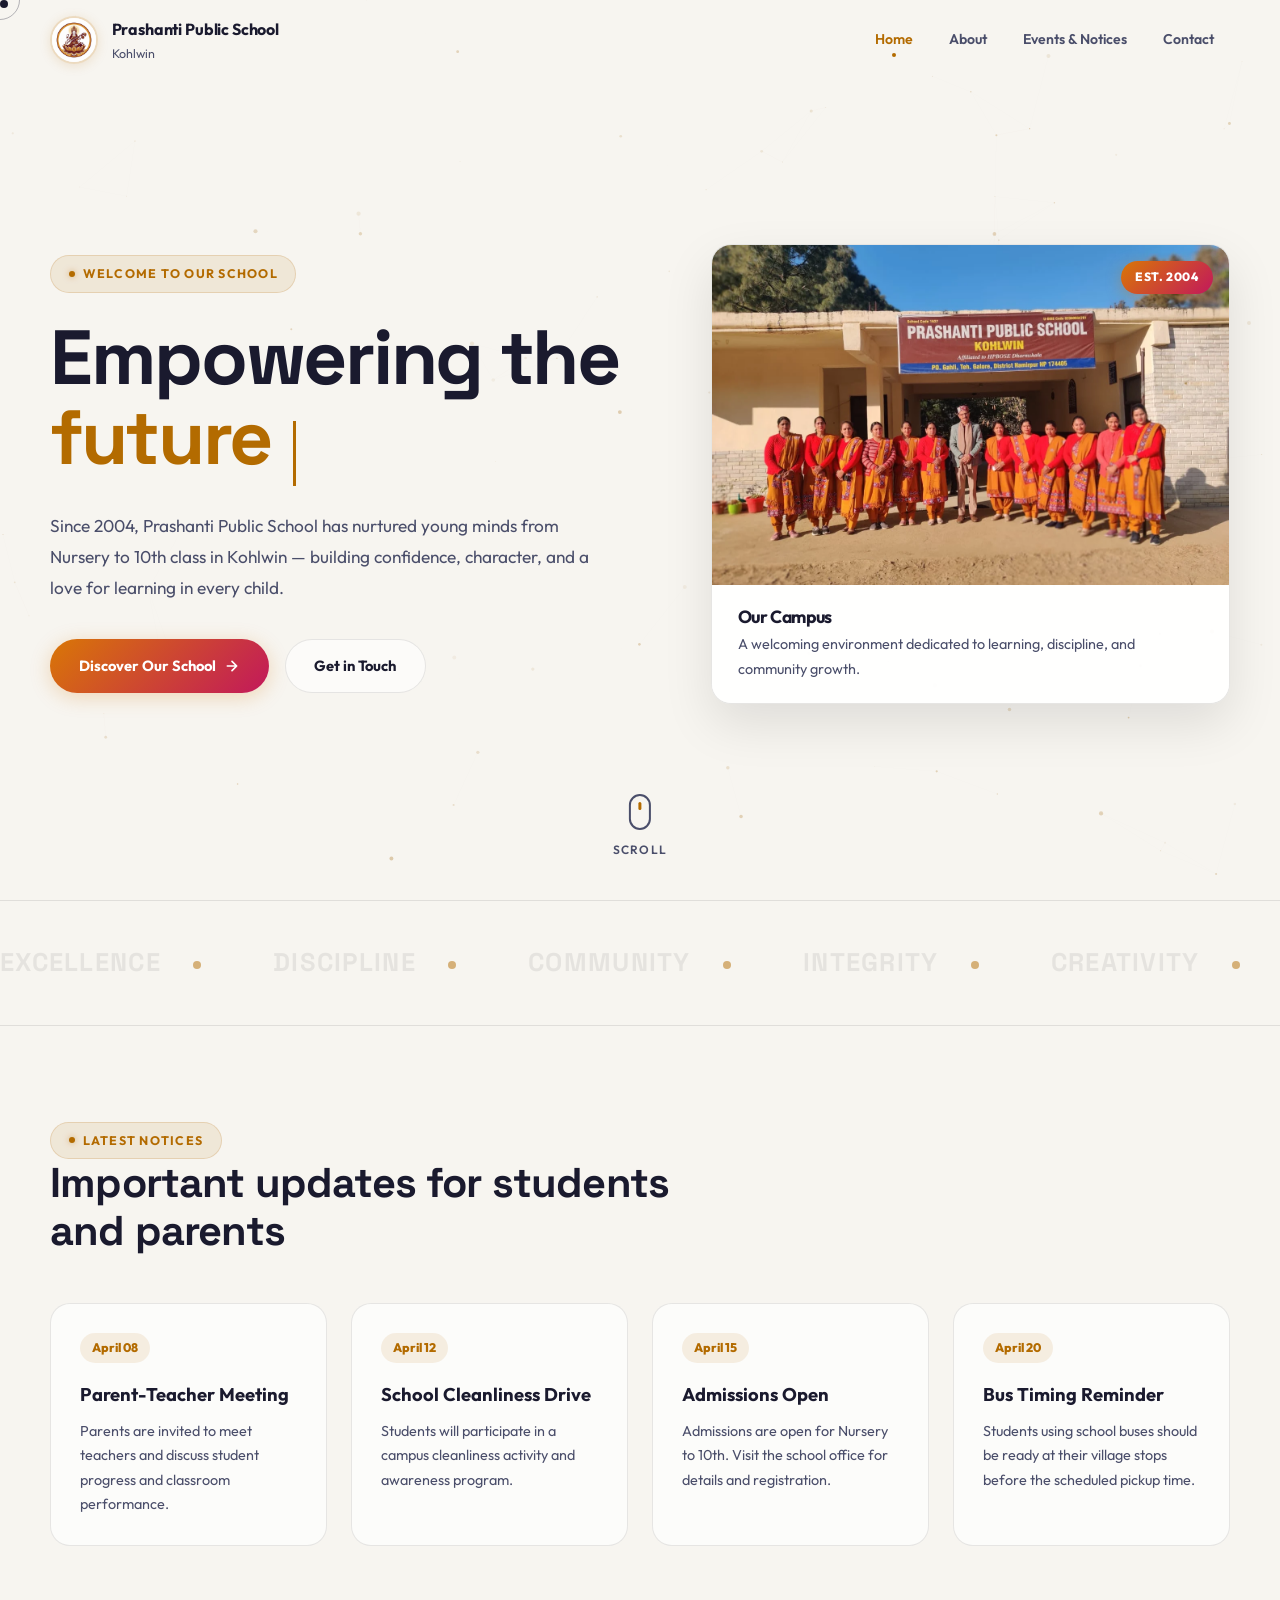
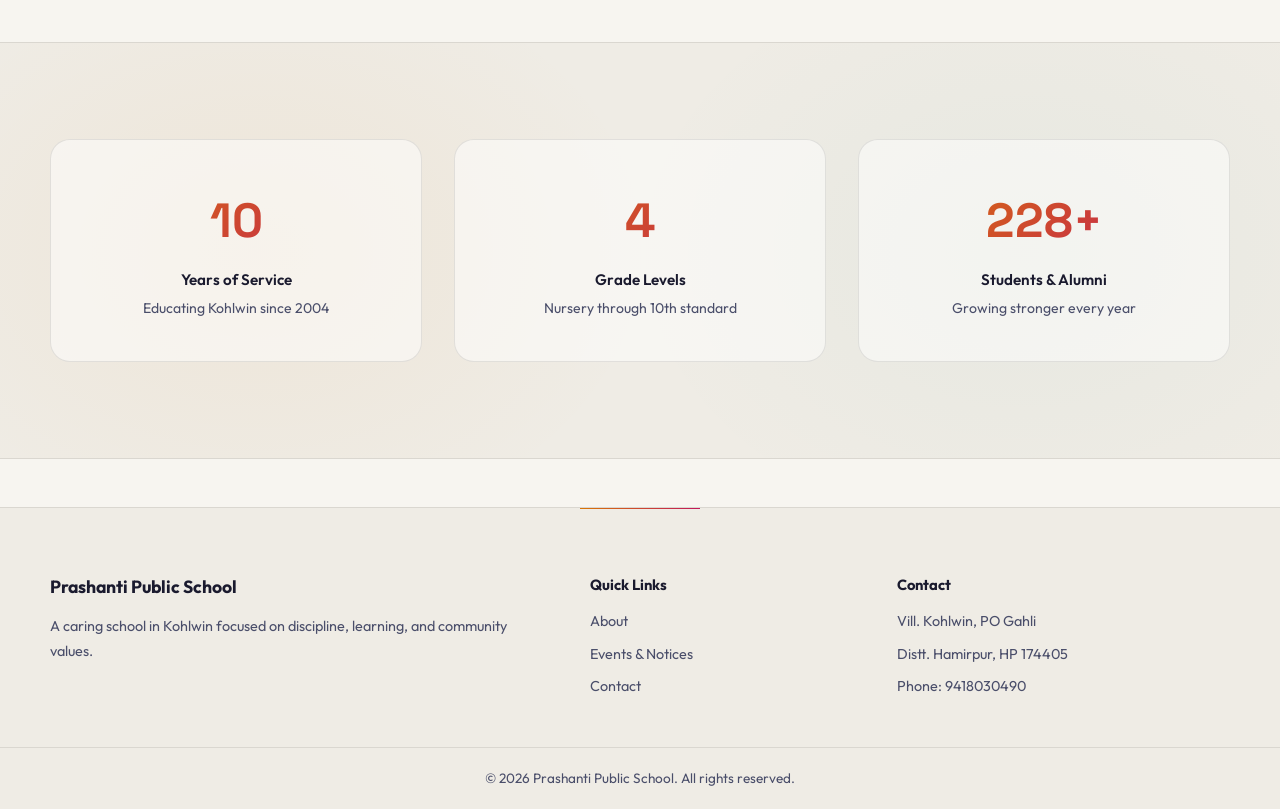
<file: index.html>
<!DOCTYPE html>
<html lang="en">
<head>
  <meta charset="UTF-8">
  <meta name="viewport" content="width=device-width, initial-scale=1.0">
  <title>Prashanti Public School | Home</title>
  <meta name="description" content="Prashanti Public School in Kohlwin provides quality education from Nursery to 10th in a caring and community-focused environment.">
  <link rel="stylesheet" href="css/styles.css">
</head>
<body>
  <!-- Custom cursor -->
  <div class="cursor-dot"></div>
  <div class="cursor-ring"></div>

  <!-- Particle canvas -->
  <canvas id="particles"></canvas>

  <!-- ═══ Header ═══ -->
  <header class="site-header" id="site-header">
    <div class="container nav-wrapper">
      <a class="brand" href="index.html">
        <img class="brand-mark" src="saraswati-logo.png" alt="Saraswati — Goddess of Knowledge">
        <span class="brand-text">
          <strong>Prashanti Public School</strong>
          <small>Kohlwin</small>
        </span>
      </a>

      <button class="nav-toggle" type="button" aria-expanded="false" aria-label="Toggle navigation">
        <span></span>
        <span></span>
        <span></span>
      </button>

      <nav class="site-nav" aria-label="Primary navigation">
        <a href="index.html">Home</a>
        <a href="about.html">About</a>
        <a href="events.html">Events &amp; Notices</a>
        <a href="contact.html">Contact</a>
      </nav>
    </div>
  </header>

  <main>
    <!-- ═══ Hero ═══ -->
    <section class="hero">
      <div class="container hero-grid">
        <div class="hero-copy">
          <span class="glow-tag">Welcome to Our School</span>
          <h1>
            Empowering the<br>
            <span class="typed-text" id="typed-target"></span><span class="cursor-blink"></span>
          </h1>
          <p class="hero-text">
            Since 2004, Prashanti Public School has nurtured young minds from Nursery to 10th class
            in Kohlwin — building confidence, character, and a love for learning in every child.
          </p>
          <div class="hero-actions">
            <a class="button button-primary" href="about.html">
              Discover Our School
              <svg width="16" height="16" viewBox="0 0 24 24" fill="none" stroke="currentColor" stroke-width="2.5" stroke-linecap="round" stroke-linejoin="round"><path d="M5 12h14M12 5l7 7-7 7"/></svg>
            </a>
            <a class="button button-secondary" href="contact.html">Get in Touch</a>
          </div>
        </div>

        <div class="hero-visual">
          <div class="hero-card" id="hero-tilt">
            <div class="hero-media" style="position:relative">
              <img src="school.webp" alt="Prashanti Public School building in Kohlwin">
              <span class="hero-badge">Est. 2004</span>
            </div>
            <div class="hero-card-content">
              <h2>Our Campus</h2>
              <p>A welcoming environment dedicated to learning, discipline, and community growth.</p>
            </div>
          </div>
        </div>
      </div>

      <div class="scroll-hint">
        <div class="mouse"></div>
        <span>Scroll</span>
      </div>
    </section>

    <!-- ═══ Marquee ═══ -->
    <div class="marquee-wrap" aria-hidden="true">
      <div class="marquee-track">
        <span>Excellence <span class="dot"></span></span>
        <span>Discipline <span class="dot"></span></span>
        <span>Community <span class="dot"></span></span>
        <span>Integrity <span class="dot"></span></span>
        <span>Creativity <span class="dot"></span></span>
        <span>Knowledge <span class="dot"></span></span>
        <span>Excellence <span class="dot"></span></span>
        <span>Discipline <span class="dot"></span></span>
        <span>Community <span class="dot"></span></span>
        <span>Integrity <span class="dot"></span></span>
        <span>Creativity <span class="dot"></span></span>
        <span>Knowledge <span class="dot"></span></span>
      </div>
    </div>

    <!-- ═══ Latest Notices ═══ -->
    <section class="section">
      <div class="container">
        <div class="section-heading reveal">
          <span class="glow-tag">Latest Notices</span>
          <h2>Important updates for students and parents</h2>
        </div>

        <div class="notice-grid">
          <article class="notice-card reveal reveal-delay-1">
            <span class="notice-date">April 08</span>
            <h3>Parent-Teacher Meeting</h3>
            <p>Parents are invited to meet teachers and discuss student progress and classroom performance.</p>
          </article>

          <article class="notice-card reveal reveal-delay-2">
            <span class="notice-date">April 12</span>
            <h3>School Cleanliness Drive</h3>
            <p>Students will participate in a campus cleanliness activity and awareness program.</p>
          </article>

          <article class="notice-card reveal reveal-delay-3">
            <span class="notice-date">April 15</span>
            <h3>Admissions Open</h3>
            <p>Admissions are open for Nursery to 10th. Visit the school office for details and registration.</p>
          </article>

          <article class="notice-card reveal reveal-delay-4">
            <span class="notice-date">April 20</span>
            <h3>Bus Timing Reminder</h3>
            <p>Students using school buses should be ready at their village stops before the scheduled pickup time.</p>
          </article>
        </div>
      </div>
    </section>

    <!-- ═══ Stats / Numbers ═══ -->
    <section class="section stats-section">
      <div class="container stats-grid">
        <article class="stat-card reveal reveal-delay-1">
          <div class="stat-number" data-target="22">0</div>
          <div class="stat-label">Years of Service</div>
          <p>Educating Kohlwin since 2004</p>
        </article>
        <article class="stat-card reveal reveal-delay-2">
          <div class="stat-number" data-target="10">0</div>
          <div class="stat-label">Grade Levels</div>
          <p>Nursery through 10th standard</p>
        </article>
        <article class="stat-card reveal reveal-delay-3">
          <div class="stat-number" data-target="500" data-suffix="+">0</div>
          <div class="stat-label">Students & Alumni</div>
          <p>Growing stronger every year</p>
        </article>
      </div>
    </section>
  </main>

  <!-- ═══ Footer ═══ -->
  <footer class="site-footer">
    <div class="container footer-grid">
      <div>
        <h3>Prashanti Public School</h3>
        <p>A caring school in Kohlwin focused on discipline, learning, and community values.</p>
      </div>
      <div>
        <h4>Quick Links</h4>
        <a href="about.html">About</a>
        <a href="events.html">Events &amp; Notices</a>
        <a href="contact.html">Contact</a>
      </div>
      <div>
        <h4>Contact</h4>
        <p>Vill. Kohlwin, PO Gahli</p>
        <p>Distt. Hamirpur, HP 174405</p>
        <p>Phone: 9418030490</p>
      </div>
    </div>
    <div class="footer-bottom">
      <p>&copy; <span id="current-year"></span> Prashanti Public School. All rights reserved.</p>
    </div>
  </footer>

  <script src="js/script.js"></script>
</body>
</html>
</file>
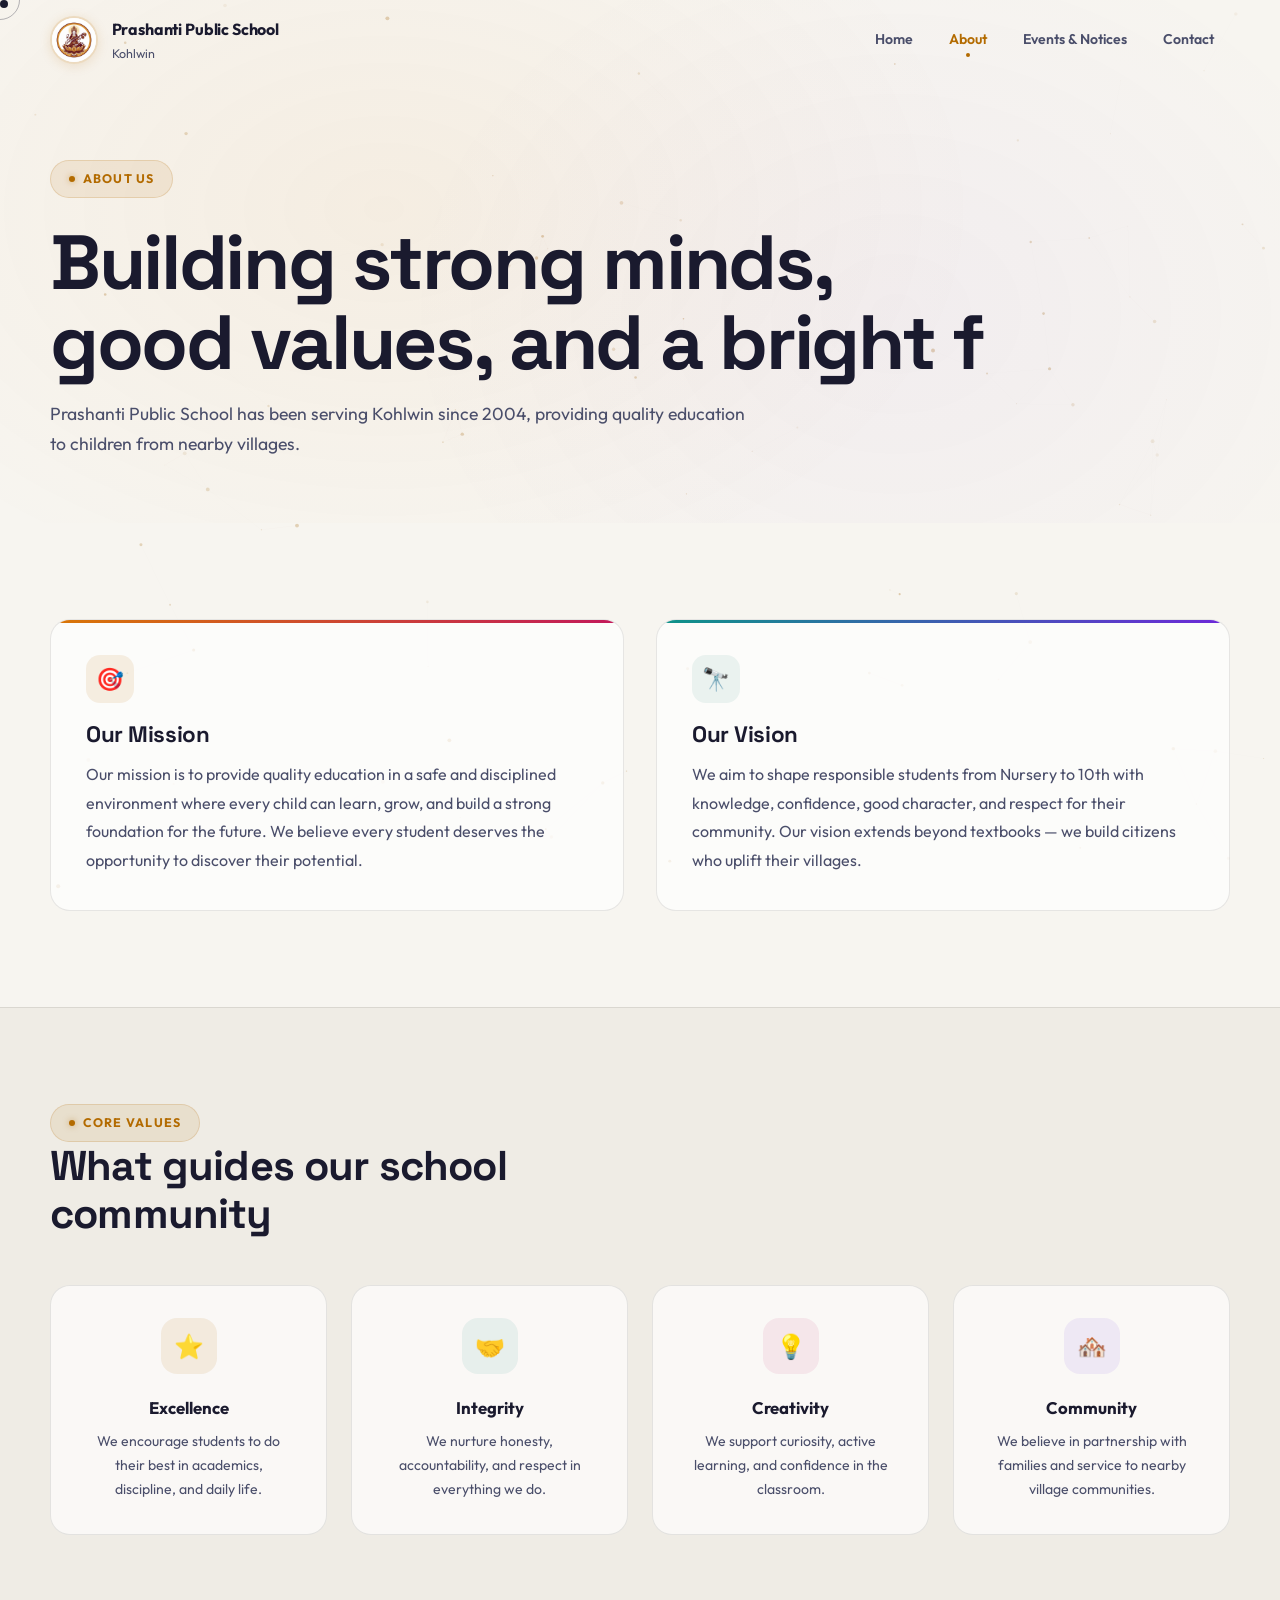
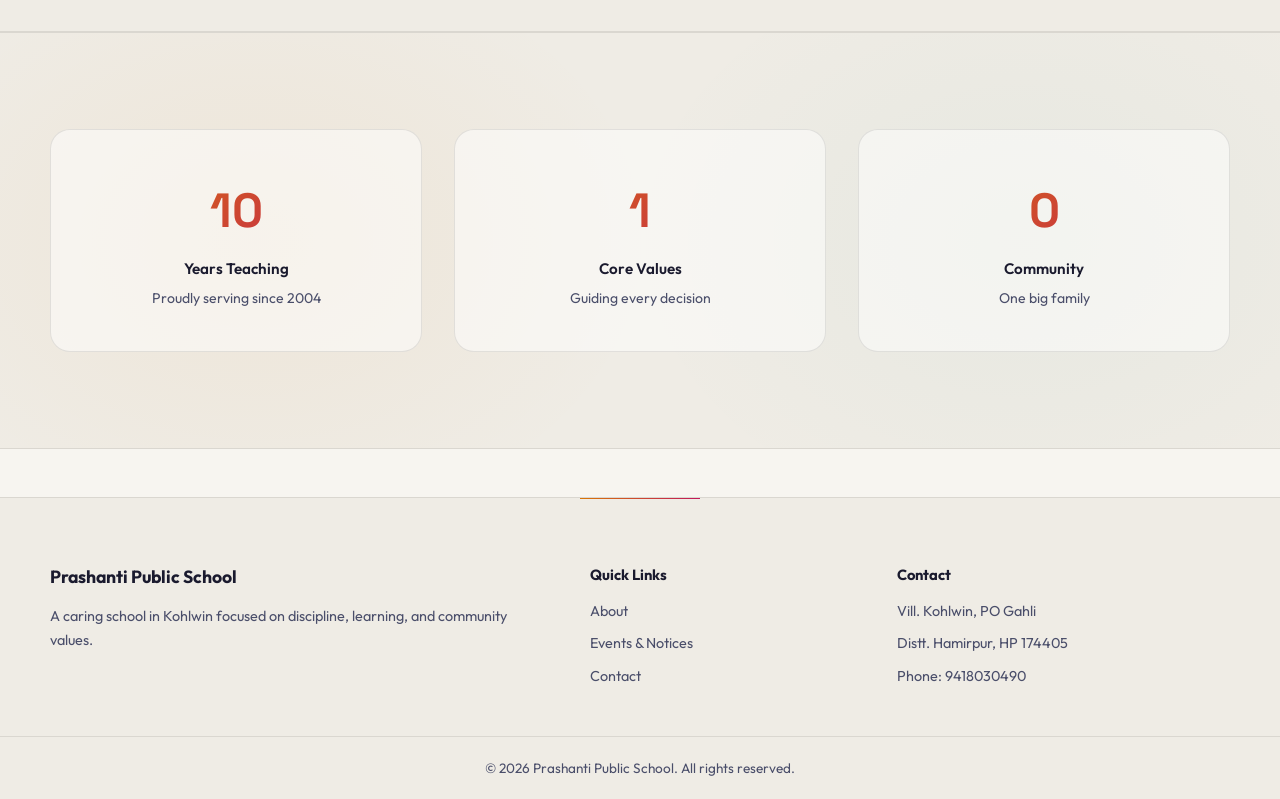
<file: about.html>
<!DOCTYPE html>
<html lang="en">
<head>
  <meta charset="UTF-8">
  <meta name="viewport" content="width=device-width, initial-scale=1.0">
  <title>Prashanti Public School | About</title>
  <meta name="description" content="Learn more about Prashanti Public School in Kohlwin, its mission, values, and educational approach.">
  <link rel="stylesheet" href="css/styles.css">
</head>
<body>
  <div class="cursor-dot"></div>
  <div class="cursor-ring"></div>
  <canvas id="particles"></canvas>

  <!-- ═══ Header ═══ -->
  <header class="site-header" id="site-header">
    <div class="container nav-wrapper">
      <a class="brand" href="index.html">
        <img class="brand-mark" src="saraswati-logo.png" alt="Saraswati — Goddess of Knowledge">
        <span class="brand-text">
          <strong>Prashanti Public School</strong>
          <small>Kohlwin</small>
        </span>
      </a>

      <button class="nav-toggle" type="button" aria-expanded="false" aria-label="Toggle navigation">
        <span></span>
        <span></span>
        <span></span>
      </button>

      <nav class="site-nav" aria-label="Primary navigation">
        <a href="index.html">Home</a>
        <a href="about.html">About</a>
        <a href="events.html">Events &amp; Notices</a>
        <a href="contact.html">Contact</a>
      </nav>
    </div>
  </header>

  <main>
    <!-- ═══ Banner ═══ -->
    <section class="page-banner">
      <div class="container">
        <span class="glow-tag reveal">About Us</span>
        <h1 class="reveal">Building strong minds,<br>good values, and a <span class="typed-text" id="typed-target"></span><span class="cursor-blink"></span></h1>
        <p class="reveal">Prashanti Public School has been serving Kohlwin since 2004, providing quality education to children from nearby villages.</p>
      </div>
    </section>

    <!-- ═══ Mission & Vision ═══ -->
    <section class="section">
      <div class="container content-grid">
        <article class="content-card reveal">
          <div class="card-icon">🎯</div>
          <h2>Our Mission</h2>
          <p>
            Our mission is to provide quality education in a safe and disciplined environment where
            every child can learn, grow, and build a strong foundation for the future. We believe
            every student deserves the opportunity to discover their potential.
          </p>
        </article>

        <article class="content-card reveal reveal-delay-2">
          <div class="card-icon">🔭</div>
          <h2>Our Vision</h2>
          <p>
            We aim to shape responsible students from Nursery to 10th with knowledge, confidence,
            good character, and respect for their community. Our vision extends beyond textbooks —
            we build citizens who uplift their villages.
          </p>
        </article>
      </div>
    </section>

    <!-- ═══ Core Values ═══ -->
    <section class="section" style="background:var(--bg-2);border-top:1px solid var(--border);border-bottom:1px solid var(--border)">
      <div class="container">
        <div class="section-heading reveal">
          <span class="glow-tag">Core Values</span>
          <h2>What guides our school community</h2>
        </div>

        <div class="value-grid">
          <article class="value-card reveal reveal-delay-1">
            <div class="value-icon">⭐</div>
            <h3>Excellence</h3>
            <p>We encourage students to do their best in academics, discipline, and daily life.</p>
          </article>
          <article class="value-card reveal reveal-delay-2">
            <div class="value-icon">🤝</div>
            <h3>Integrity</h3>
            <p>We nurture honesty, accountability, and respect in everything we do.</p>
          </article>
          <article class="value-card reveal reveal-delay-3">
            <div class="value-icon">💡</div>
            <h3>Creativity</h3>
            <p>We support curiosity, active learning, and confidence in the classroom.</p>
          </article>
          <article class="value-card reveal reveal-delay-4">
            <div class="value-icon">🏘️</div>
            <h3>Community</h3>
            <p>We believe in partnership with families and service to nearby village communities.</p>
          </article>
        </div>
      </div>
    </section>

    <!-- ═══ Stats ═══ -->
    <section class="section stats-section">
      <div class="container stats-grid">
        <article class="stat-card reveal reveal-delay-1">
          <div class="stat-number" data-target="22">0</div>
          <div class="stat-label">Years Teaching</div>
          <p>Proudly serving since 2004</p>
        </article>
        <article class="stat-card reveal reveal-delay-2">
          <div class="stat-number" data-target="4">0</div>
          <div class="stat-label">Core Values</div>
          <p>Guiding every decision</p>
        </article>
        <article class="stat-card reveal reveal-delay-3">
          <div class="stat-number" data-target="1">0</div>
          <div class="stat-label">Community</div>
          <p>One big family</p>
        </article>
      </div>
    </section>
  </main>

  <!-- ═══ Footer ═══ -->
  <footer class="site-footer">
    <div class="container footer-grid">
      <div>
        <h3>Prashanti Public School</h3>
        <p>A caring school in Kohlwin focused on discipline, learning, and community values.</p>
      </div>
      <div>
        <h4>Quick Links</h4>
        <a href="about.html">About</a>
        <a href="events.html">Events &amp; Notices</a>
        <a href="contact.html">Contact</a>
      </div>
      <div>
        <h4>Contact</h4>
        <p>Vill. Kohlwin, PO Gahli</p>
        <p>Distt. Hamirpur, HP 174405</p>
        <p>Phone: 9418030490</p>
      </div>
    </div>
    <div class="footer-bottom">
      <p>&copy; <span id="current-year"></span> Prashanti Public School. All rights reserved.</p>
    </div>
  </footer>

  <script src="js/script.js"></script>
</body>
</html>
</file>
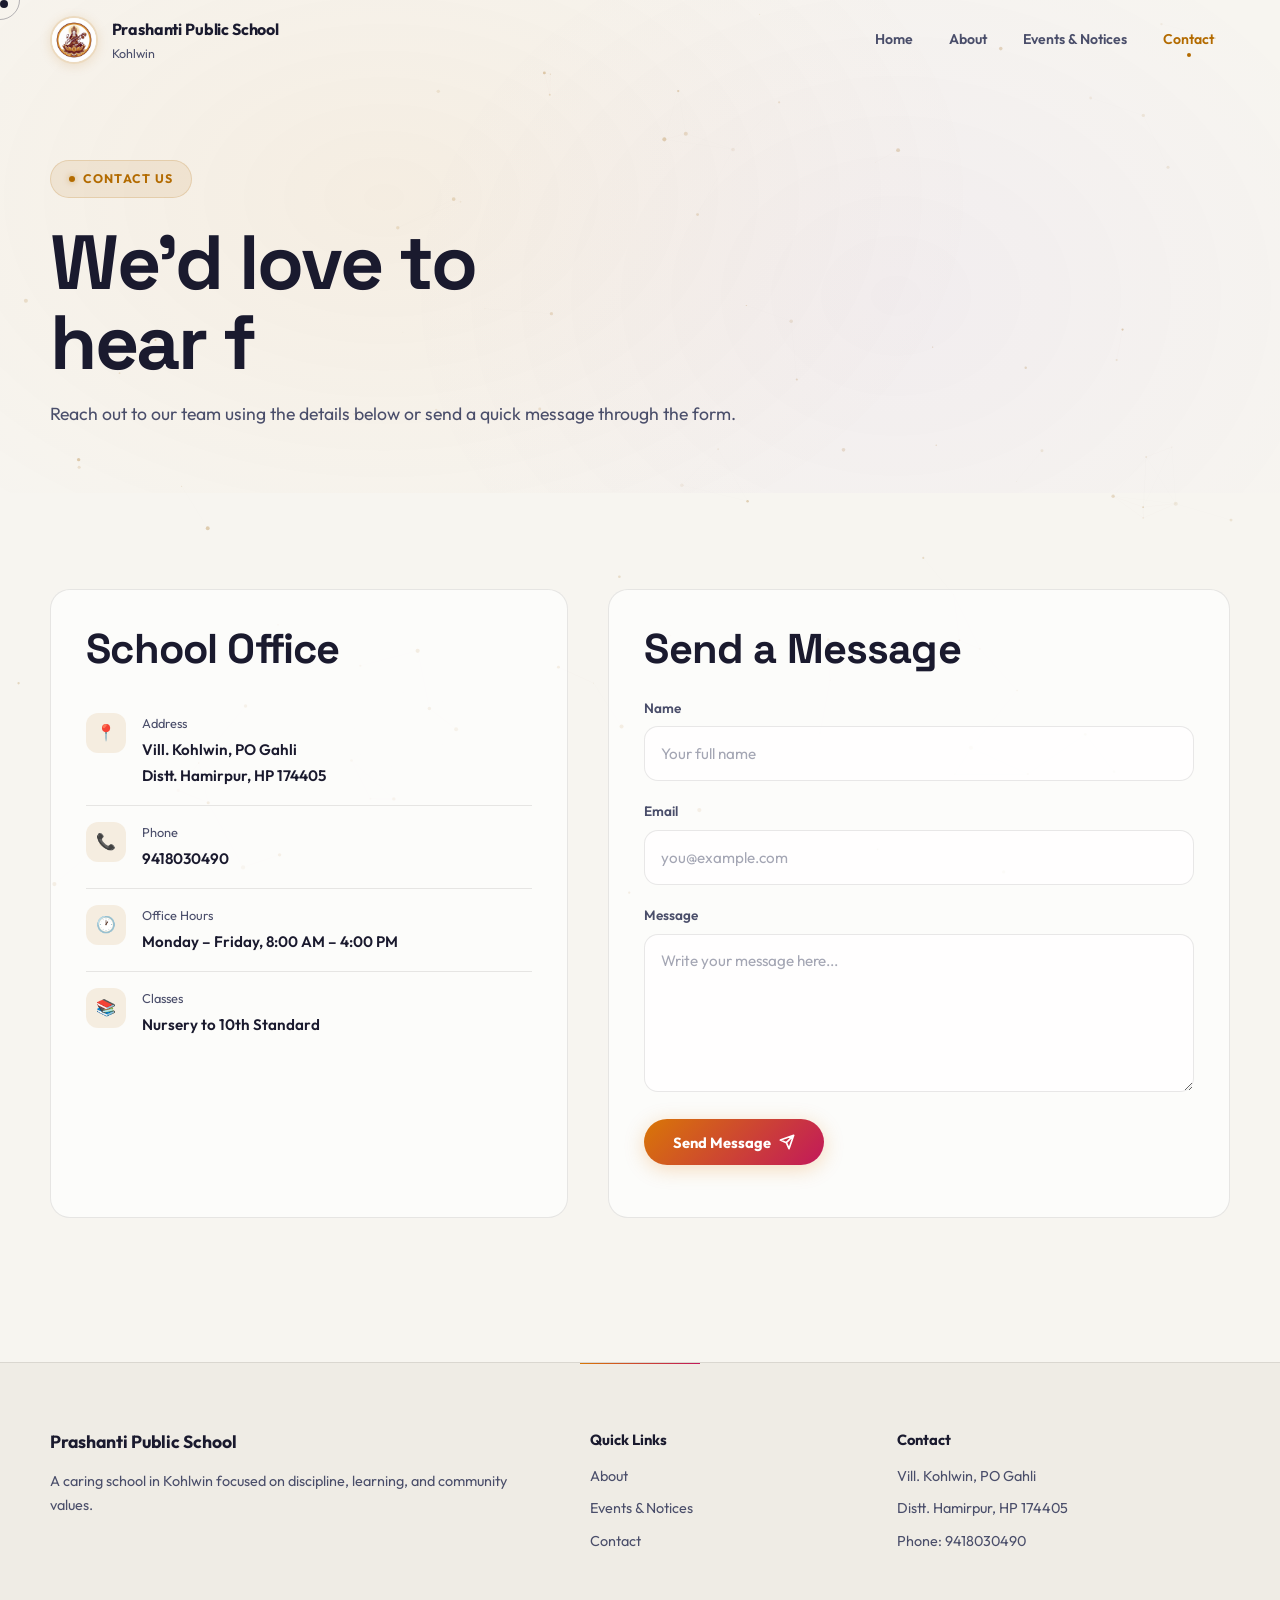
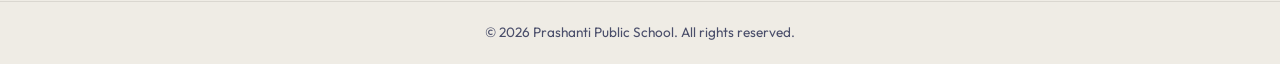
<file: contact.html>
<!DOCTYPE html>
<html lang="en">
<head>
  <meta charset="UTF-8">
  <meta name="viewport" content="width=device-width, initial-scale=1.0">
  <title>Prashanti Public School | Contact</title>
  <meta name="description" content="Contact Prashanti Public School in Kohlwin for admissions and general school inquiries.">
  <link rel="stylesheet" href="css/styles.css">
</head>
<body>
  <div class="cursor-dot"></div>
  <div class="cursor-ring"></div>
  <canvas id="particles"></canvas>

  <!-- ═══ Header ═══ -->
  <header class="site-header" id="site-header">
    <div class="container nav-wrapper">
      <a class="brand" href="index.html">
        <img class="brand-mark" src="saraswati-logo.png" alt="Saraswati — Goddess of Knowledge">
        <span class="brand-text">
          <strong>Prashanti Public School</strong>
          <small>Kohlwin</small>
        </span>
      </a>

      <button class="nav-toggle" type="button" aria-expanded="false" aria-label="Toggle navigation">
        <span></span>
        <span></span>
        <span></span>
      </button>

      <nav class="site-nav" aria-label="Primary navigation">
        <a href="index.html">Home</a>
        <a href="about.html">About</a>
        <a href="events.html">Events &amp; Notices</a>
        <a href="contact.html">Contact</a>
      </nav>
    </div>
  </header>

  <main>
    <!-- ═══ Banner ═══ -->
    <section class="page-banner">
      <div class="container">
        <span class="glow-tag reveal">Contact Us</span>
        <h1 class="reveal">We'd love to<br><span class="typed-text" id="typed-target"></span><span class="cursor-blink"></span></h1>
        <p class="reveal">Reach out to our team using the details below or send a quick message through the form.</p>
      </div>
    </section>

    <!-- ═══ Contact Section ═══ -->
    <section class="section">
      <div class="container contact-grid">
        <article class="contact-card reveal">
          <h2>School Office</h2>

          <div class="contact-item">
            <div class="ci-icon">📍</div>
            <div>
              <div class="ci-label">Address</div>
              <div class="ci-value">Vill. Kohlwin, PO Gahli<br>Distt. Hamirpur, HP 174405</div>
            </div>
          </div>

          <div class="contact-item">
            <div class="ci-icon">📞</div>
            <div>
              <div class="ci-label">Phone</div>
              <div class="ci-value">9418030490</div>
            </div>
          </div>

          <div class="contact-item">
            <div class="ci-icon">🕐</div>
            <div>
              <div class="ci-label">Office Hours</div>
              <div class="ci-value">Monday – Friday, 8:00 AM – 4:00 PM</div>
            </div>
          </div>

          <div class="contact-item">
            <div class="ci-icon">📚</div>
            <div>
              <div class="ci-label">Classes</div>
              <div class="ci-value">Nursery to 10th Standard</div>
            </div>
          </div>
        </article>

        <form class="contact-form reveal reveal-delay-2" id="contact-form">
          <h2>Send a Message</h2>

          <div class="form-group">
            <label for="name">Name</label>
            <input id="name" name="name" type="text" placeholder="Your full name" required>
          </div>

          <div class="form-group">
            <label for="email">Email</label>
            <input id="email" name="email" type="email" placeholder="you@example.com" required>
          </div>

          <div class="form-group">
            <label for="message">Message</label>
            <textarea id="message" name="message" rows="5" placeholder="Write your message here..." required></textarea>
          </div>

          <button class="button button-primary" type="submit">
            Send Message
            <svg width="16" height="16" viewBox="0 0 24 24" fill="none" stroke="currentColor" stroke-width="2.5" stroke-linecap="round" stroke-linejoin="round"><path d="M22 2L11 13M22 2l-7 20-4-9-9-4 20-7z"/></svg>
          </button>
          <p class="form-status" id="form-status" aria-live="polite"></p>
        </form>
      </div>
    </section>
  </main>

  <!-- ═══ Footer ═══ -->
  <footer class="site-footer">
    <div class="container footer-grid">
      <div>
        <h3>Prashanti Public School</h3>
        <p>A caring school in Kohlwin focused on discipline, learning, and community values.</p>
      </div>
      <div>
        <h4>Quick Links</h4>
        <a href="about.html">About</a>
        <a href="events.html">Events &amp; Notices</a>
        <a href="contact.html">Contact</a>
      </div>
      <div>
        <h4>Contact</h4>
        <p>Vill. Kohlwin, PO Gahli</p>
        <p>Distt. Hamirpur, HP 174405</p>
        <p>Phone: 9418030490</p>
      </div>
    </div>
    <div class="footer-bottom">
      <p>&copy; <span id="current-year"></span> Prashanti Public School. All rights reserved.</p>
    </div>
  </footer>

  <script src="js/script.js"></script>
</body>
</html>
</file>
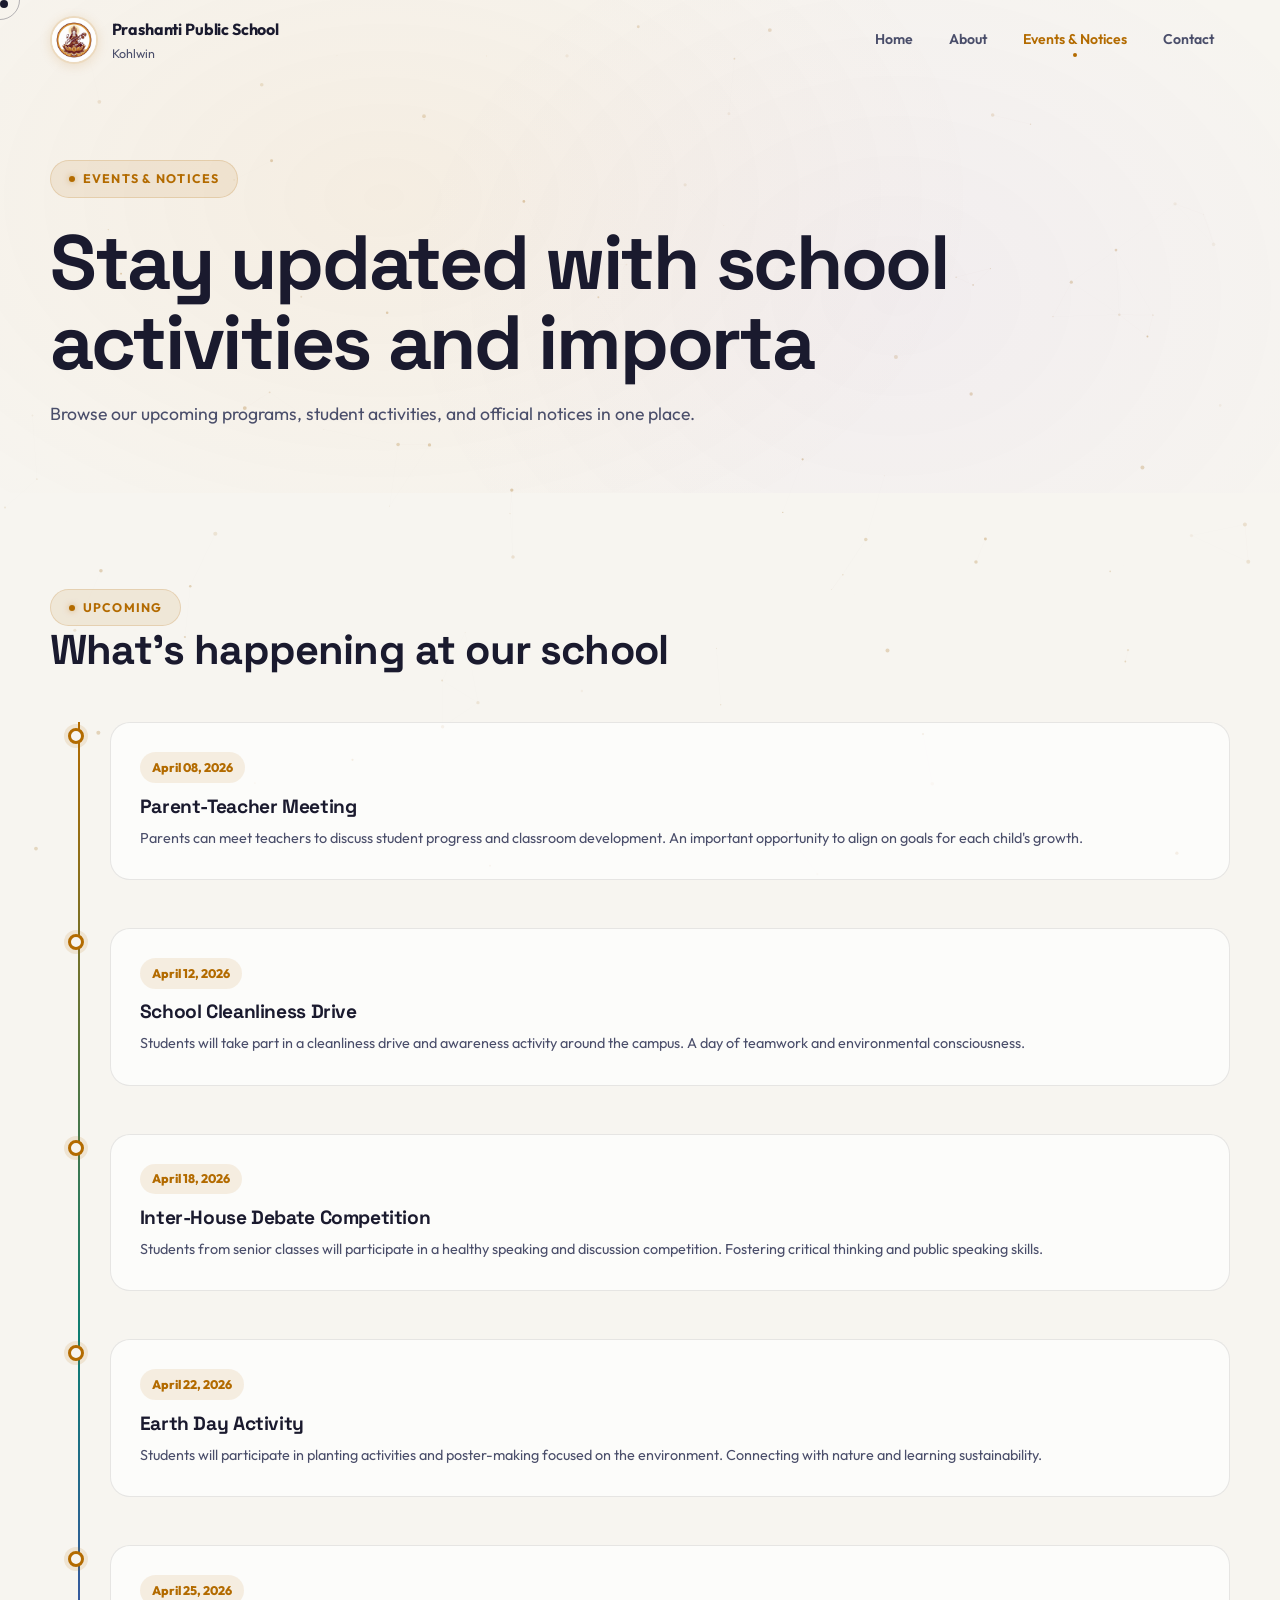
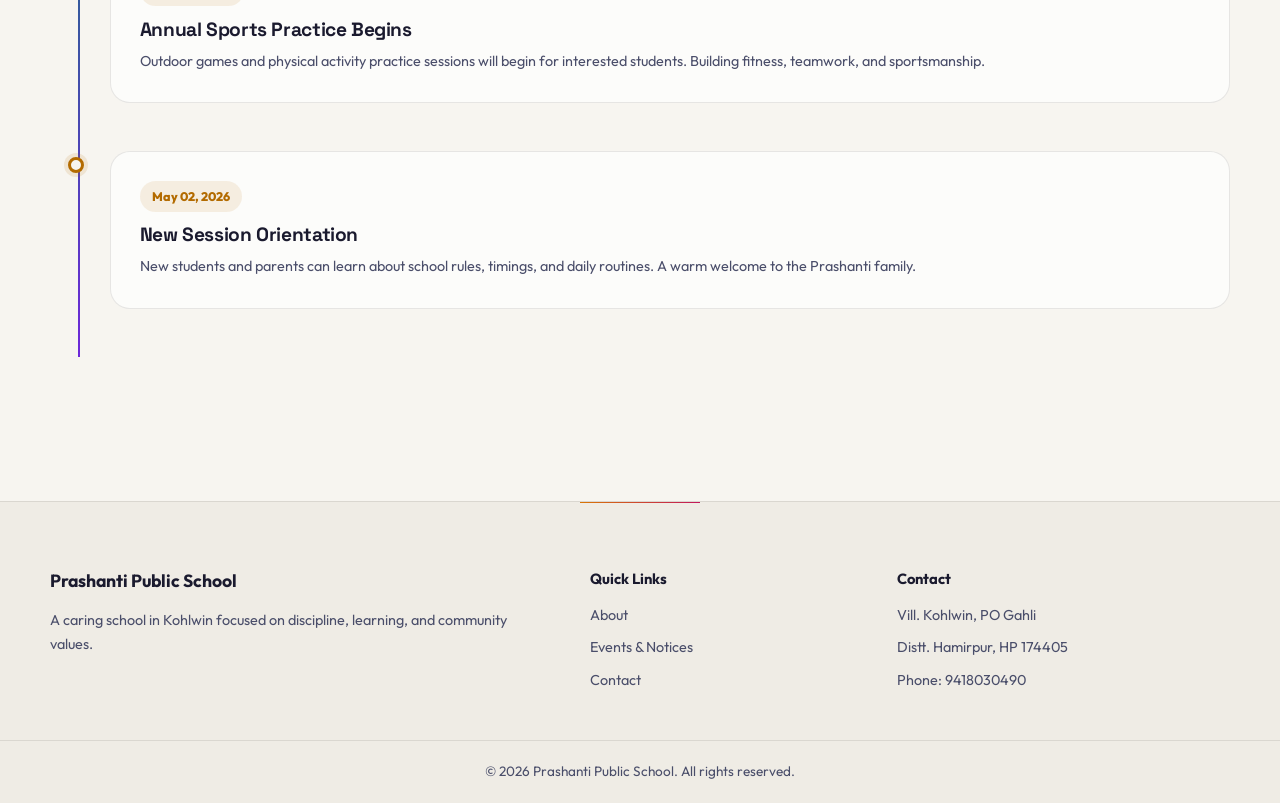
<file: events.html>
<!DOCTYPE html>
<html lang="en">
<head>
  <meta charset="UTF-8">
  <meta name="viewport" content="width=device-width, initial-scale=1.0">
  <title>Prashanti Public School | Events &amp; Notices</title>
  <meta name="description" content="See upcoming events and notices from Prashanti Public School in Kohlwin.">
  <link rel="stylesheet" href="css/styles.css">
</head>
<body>
  <div class="cursor-dot"></div>
  <div class="cursor-ring"></div>
  <canvas id="particles"></canvas>

  <!-- ═══ Header ═══ -->
  <header class="site-header" id="site-header">
    <div class="container nav-wrapper">
      <a class="brand" href="index.html">
        <img class="brand-mark" src="saraswati-logo.png" alt="Saraswati — Goddess of Knowledge">
        <span class="brand-text">
          <strong>Prashanti Public School</strong>
          <small>Kohlwin</small>
        </span>
      </a>

      <button class="nav-toggle" type="button" aria-expanded="false" aria-label="Toggle navigation">
        <span></span>
        <span></span>
        <span></span>
      </button>

      <nav class="site-nav" aria-label="Primary navigation">
        <a href="index.html">Home</a>
        <a href="about.html">About</a>
        <a href="events.html">Events &amp; Notices</a>
        <a href="contact.html">Contact</a>
      </nav>
    </div>
  </header>

  <main>
    <!-- ═══ Banner ═══ -->
    <section class="page-banner">
      <div class="container">
        <span class="glow-tag reveal">Events &amp; Notices</span>
        <h1 class="reveal">Stay updated with school<br>activities and <span class="typed-text" id="typed-target"></span><span class="cursor-blink"></span></h1>
        <p class="reveal">Browse our upcoming programs, student activities, and official notices in one place.</p>
      </div>
    </section>

    <!-- ═══ Timeline ═══ -->
    <section class="section">
      <div class="container">
        <div class="section-heading reveal">
          <span class="glow-tag">Upcoming</span>
          <h2>What's happening at our school</h2>
        </div>

        <div class="timeline" id="event-timeline">
          <div class="timeline-item">
            <div class="timeline-dot"></div>
            <div class="timeline-card">
              <span class="event-date">April 08, 2026</span>
              <h2>Parent-Teacher Meeting</h2>
              <p>Parents can meet teachers to discuss student progress and classroom development. An important opportunity to align on goals for each child's growth.</p>
            </div>
          </div>

          <div class="timeline-item">
            <div class="timeline-dot"></div>
            <div class="timeline-card">
              <span class="event-date">April 12, 2026</span>
              <h2>School Cleanliness Drive</h2>
              <p>Students will take part in a cleanliness drive and awareness activity around the campus. A day of teamwork and environmental consciousness.</p>
            </div>
          </div>

          <div class="timeline-item">
            <div class="timeline-dot"></div>
            <div class="timeline-card">
              <span class="event-date">April 18, 2026</span>
              <h2>Inter-House Debate Competition</h2>
              <p>Students from senior classes will participate in a healthy speaking and discussion competition. Fostering critical thinking and public speaking skills.</p>
            </div>
          </div>

          <div class="timeline-item">
            <div class="timeline-dot"></div>
            <div class="timeline-card">
              <span class="event-date">April 22, 2026</span>
              <h2>Earth Day Activity</h2>
              <p>Students will participate in planting activities and poster-making focused on the environment. Connecting with nature and learning sustainability.</p>
            </div>
          </div>

          <div class="timeline-item">
            <div class="timeline-dot"></div>
            <div class="timeline-card">
              <span class="event-date">April 25, 2026</span>
              <h2>Annual Sports Practice Begins</h2>
              <p>Outdoor games and physical activity practice sessions will begin for interested students. Building fitness, teamwork, and sportsmanship.</p>
            </div>
          </div>

          <div class="timeline-item">
            <div class="timeline-dot"></div>
            <div class="timeline-card">
              <span class="event-date">May 02, 2026</span>
              <h2>New Session Orientation</h2>
              <p>New students and parents can learn about school rules, timings, and daily routines. A warm welcome to the Prashanti family.</p>
            </div>
          </div>
        </div>
      </div>
    </section>
  </main>

  <!-- ═══ Footer ═══ -->
  <footer class="site-footer">
    <div class="container footer-grid">
      <div>
        <h3>Prashanti Public School</h3>
        <p>A caring school in Kohlwin focused on discipline, learning, and community values.</p>
      </div>
      <div>
        <h4>Quick Links</h4>
        <a href="about.html">About</a>
        <a href="events.html">Events &amp; Notices</a>
        <a href="contact.html">Contact</a>
      </div>
      <div>
        <h4>Contact</h4>
        <p>Vill. Kohlwin, PO Gahli</p>
        <p>Distt. Hamirpur, HP 174405</p>
        <p>Phone: 9418030490</p>
      </div>
    </div>
    <div class="footer-bottom">
      <p>&copy; <span id="current-year"></span> Prashanti Public School. All rights reserved.</p>
    </div>
  </footer>

  <script src="js/script.js"></script>
</body>
</html>
</file>
<file: css/styles.css>
/* ═══════════════════════════════════════════════════════════
   PRASHANTI PUBLIC SCHOOL — Light Theme Design System v3
   ═══════════════════════════════════════════════════════════ */

@import url('https://fonts.googleapis.com/css2?family=Outfit:wght@300;400;500;600;700;800;900&family=Space+Grotesk:wght@400;500;600;700&display=swap');

/* ── Tokens ─────────────────────────────────────────────── */
:root {
  --bg:          #f7f5f0;
  --bg-2:        #efece5;
  --surface:     rgba(255,255,255,.65);
  --border:      rgba(0,0,0,.09);
  --text:        #1a1a2e;
  --text-dim:    #4a4e6a;
  --gold:        #b36b00;
  --gold-soft:   rgba(179,107,0,.1);
  --teal:        #0d7d72;
  --teal-soft:   rgba(13,125,114,.08);
  --pink:        #c2185b;
  --purple:      #6d28d9;
  --grad-warm:   linear-gradient(135deg, #d97706, #c2185b);
  --grad-cool:   linear-gradient(135deg, #0d9488, #6d28d9);
  --grad-mix:    linear-gradient(135deg, #d97706 0%, #c2185b 40%, #6d28d9 70%, #0d9488 100%);
  --container:   1180px;
  --radius:      20px;
  --ease:        cubic-bezier(.22,1,.36,1);
  --shadow-sm:   0 2px 8px rgba(0,0,0,.06);
  --shadow-md:   0 8px 30px rgba(0,0,0,.08);
  --shadow-lg:   0 20px 50px rgba(0,0,0,.10);
}

/* ── Reset ──────────────────────────────────────────────── */
*,*::before,*::after{box-sizing:border-box;margin:0;padding:0}
html{scroll-behavior:smooth}

body {
  font-family:'Outfit',sans-serif;
  color:var(--text);
  background:var(--bg);
  line-height:1.7;
  overflow-x:hidden;
  cursor:none;
  -webkit-font-smoothing:antialiased;
}

a{color:inherit;text-decoration:none}
img{max-width:100%;display:block}
h1,h2,h3,h4,p{margin-top:0}
h1{font-family:'Space Grotesk',sans-serif;font-size:clamp(2.6rem,6vw,5rem);font-weight:700;line-height:1.05;letter-spacing:-.03em;color:var(--text)}
h2{font-family:'Space Grotesk',sans-serif;font-size:clamp(1.6rem,3.5vw,2.6rem);font-weight:700;line-height:1.15;letter-spacing:-.02em;color:var(--text)}
h3{font-size:1.15rem;font-weight:700;color:var(--text)}

::selection{background:var(--gold);color:#fff}

/* ── Custom Cursor ──────────────────────────────────────── */
.cursor-dot,.cursor-ring {
  position:fixed;top:0;left:0;
  border-radius:50%;
  pointer-events:none;
  z-index:9999;
}
.cursor-dot {
  width:8px;height:8px;
  background:var(--text);
  transition:transform .1s;
}
.cursor-ring {
  width:40px;height:40px;
  border:1.5px solid rgba(26,26,46,.3);
  transition:width .3s var(--ease),height .3s var(--ease),border-color .3s;
}
.cursor-ring.expand {
  width:64px;height:64px;
  border-color:var(--gold);
}

/* ── Particle Canvas ────────────────────────────────────── */
#particles {
  position:fixed;inset:0;z-index:0;
  pointer-events:none;
}

/* ── Container & Layout ─────────────────────────────────── */
.container{width:min(100% - 2.5rem,var(--container));margin:0 auto;position:relative;z-index:2}

.full-section {
  min-height:100vh;
  display:flex;align-items:center;
  position:relative;
  padding:6rem 0;
}

.section{padding:6rem 0;position:relative;z-index:1}

/* ── Reveal Animation ───────────────────────────────────── */
.reveal{opacity:0;transform:translateY(60px);transition:opacity .8s var(--ease),transform .8s var(--ease)}
.reveal.is-visible{opacity:1;transform:translateY(0)}
.reveal-delay-1{transition-delay:.1s}
.reveal-delay-2{transition-delay:.2s}
.reveal-delay-3{transition-delay:.25s}
.reveal-delay-4{transition-delay:.3s}
.reveal-delay-5{transition-delay:.35s}
.reveal-delay-6{transition-delay:.4s}

/* ── Glow Tag (eyebrow label) ────────────────────────────── */
.glow-tag {
  display:inline-flex;align-items:center;gap:.5rem;
  padding:.45rem 1.1rem;
  border-radius:999px;
  background:var(--gold-soft);
  border:1px solid rgba(179,107,0,.18);
  color:var(--gold);
  font-size:.78rem;font-weight:700;letter-spacing:.1em;text-transform:uppercase;
}
.glow-tag::before {
  content:'';display:block;
  width:6px;height:6px;border-radius:50%;
  background:var(--gold);
  box-shadow:0 0 6px rgba(179,107,0,.5);
  animation:pulse-dot 2s ease-in-out infinite;
}
@keyframes pulse-dot{0%,100%{opacity:1;transform:scale(1)}50%{opacity:.4;transform:scale(.6)}}

/* ── Header ─────────────────────────────────────────────── */
.site-header{
  position:fixed;top:0;left:0;right:0;z-index:100;
  padding:1rem 0;
  transition:background .4s, backdrop-filter .4s, padding .4s, box-shadow .4s;
}
.site-header.scrolled{
  background:rgba(247,245,240,.9);
  backdrop-filter:blur(20px) saturate(1.6);
  -webkit-backdrop-filter:blur(20px) saturate(1.6);
  padding:.65rem 0;
  border-bottom:1px solid var(--border);
  box-shadow:0 2px 16px rgba(0,0,0,.04);
}

.nav-wrapper{display:flex;align-items:center;justify-content:space-between;gap:1rem}

.brand{display:inline-flex;align-items:center;gap:.85rem}
.brand-mark{
  width:3rem;height:3rem;
  object-fit:cover;
  border-radius:50%;
  border:2px solid rgba(179,107,0,.25);
  background:#fff;
  box-shadow:0 2px 12px rgba(179,107,0,.15);
  transition:transform .3s var(--ease),box-shadow .3s;
}
.brand:hover .brand-mark{transform:rotate(-8deg) scale(1.1);box-shadow:0 4px 20px rgba(179,107,0,.25)}
.brand-text{display:flex;flex-direction:column}
.brand-text strong{font-size:1rem;font-weight:700;letter-spacing:-.01em;color:var(--text)}
.brand-text small{font-size:.78rem;color:var(--text-dim)}

.site-nav{display:flex;align-items:center;gap:.25rem}
.site-nav a{
  position:relative;
  padding:.55rem 1rem;border-radius:999px;
  font-size:.88rem;font-weight:600;color:var(--text-dim);
  transition:color .25s,background .25s;
}
.site-nav a:hover{color:var(--text);background:rgba(0,0,0,.04)}
.site-nav a.active{color:var(--gold)}
.site-nav a.active::after{
  content:'';position:absolute;bottom:4px;left:50%;transform:translateX(-50%);
  width:4px;height:4px;border-radius:50%;background:var(--gold);
}

/* Mobile hamburger */
.nav-toggle{display:none;background:0;border:0;padding:.5rem;cursor:pointer;flex-direction:column;gap:5px;position:relative;z-index:110}
.nav-toggle span{display:block;width:24px;height:2px;background:var(--text);border-radius:4px;transition:all .35s var(--ease);transform-origin:center}
.nav-toggle.is-active span:nth-child(1){transform:rotate(45deg) translate(5px,5px)}
.nav-toggle.is-active span:nth-child(2){opacity:0;transform:scaleX(0)}
.nav-toggle.is-active span:nth-child(3){transform:rotate(-45deg) translate(5px,-5px)}

/* ═══════════════════════════════════════════════════════════
   HOME PAGE
   ═══════════════════════════════════════════════════════════ */

/* ── Hero ────────────────────────────────────────────────── */
.hero{padding:8rem 0 5rem;min-height:100vh;display:flex;align-items:center;position:relative;overflow:hidden}

.hero-grid{display:grid;grid-template-columns:1.15fr 1fr;gap:4rem;align-items:center}

.hero-copy .glow-tag{margin-bottom:1.5rem}

.hero-copy h1{margin-bottom:1.5rem;color:var(--text)}
.hero-copy h1 .typed-text{color:var(--gold);position:relative}
.hero-copy h1 .cursor-blink{
  display:inline-block;width:3px;height:.85em;
  background:var(--gold);margin-left:4px;
  animation:blink .7s step-end infinite;vertical-align:text-bottom;
}
@keyframes blink{0%,100%{opacity:1}50%{opacity:0}}

.hero-text{max-width:52ch;margin-bottom:2.2rem;font-size:1.08rem;color:var(--text-dim);line-height:1.8}

.hero-actions{display:flex;flex-wrap:wrap;gap:1rem}

/* Hero image with 3D tilt */
.hero-visual{perspective:800px}
.hero-card{
  background:var(--surface);
  border:1px solid var(--border);
  border-radius:var(--radius);
  overflow:hidden;
  transform-style:preserve-3d;
  transition:transform .5s var(--ease),box-shadow .5s;
  box-shadow:var(--shadow-lg);
}
.hero-card:hover{box-shadow:0 30px 70px rgba(0,0,0,.12),0 0 40px rgba(179,107,0,.06)}

.hero-media img{width:100%;height:340px;object-fit:cover;transition:transform 6s var(--ease)}
.hero-card:hover .hero-media img{transform:scale(1.05)}

.hero-card-content{padding:1.4rem 1.6rem;background:rgba(255,255,255,.8)}
.hero-card-content h2{font-family:'Outfit',sans-serif;font-size:1.1rem;margin-bottom:.3rem;color:var(--text)}
.hero-card-content p{color:var(--text-dim);font-size:.9rem;margin-bottom:0}

/* Floating badge on hero card */
.hero-badge{
  position:absolute;top:1rem;right:1rem;
  padding:.4rem .9rem;border-radius:999px;
  background:var(--grad-warm);color:#fff;
  font-size:.75rem;font-weight:800;letter-spacing:.05em;text-transform:uppercase;
  box-shadow:0 4px 16px rgba(217,119,6,.35);
  animation:float 3s ease-in-out infinite;
}
@keyframes float{0%,100%{transform:translateY(0)}50%{transform:translateY(-8px)}}

/* Scroll indicator */
.scroll-hint{
  position:absolute;bottom:2.5rem;left:50%;transform:translateX(-50%);
  display:flex;flex-direction:column;align-items:center;gap:.6rem;
  color:var(--text-dim);font-size:.75rem;font-weight:600;letter-spacing:.1em;text-transform:uppercase;
}
.scroll-hint .mouse{
  width:22px;height:36px;border:2px solid var(--text-dim);border-radius:12px;position:relative;
}
.scroll-hint .mouse::before{
  content:'';position:absolute;top:6px;left:50%;transform:translateX(-50%);
  width:3px;height:8px;border-radius:4px;background:var(--gold);
  animation:scroll-wheel 2s ease-in-out infinite;
}
@keyframes scroll-wheel{0%{opacity:1;transform:translateX(-50%) translateY(0)}100%{opacity:0;transform:translateX(-50%) translateY(14px)}}

/* ── Buttons ─────────────────────────────────────────────── */
.button{
  display:inline-flex;align-items:center;justify-content:center;gap:.5rem;
  padding:.85rem 1.8rem;border:none;border-radius:999px;
  font-family:inherit;font-size:.92rem;font-weight:700;
  cursor:pointer;position:relative;overflow:hidden;
  transition:transform .3s var(--ease),box-shadow .3s;
}
.button::after{
  content:'';position:absolute;inset:0;
  background:linear-gradient(rgba(255,255,255,.2),transparent);
  opacity:0;transition:opacity .3s;
}
.button:hover::after{opacity:1}
.button:hover{transform:translateY(-2px)}

.button-primary{
  background:var(--grad-warm);color:#fff;
  box-shadow:0 4px 20px rgba(217,119,6,.25);
}
.button-primary:hover{box-shadow:0 8px 36px rgba(217,119,6,.35)}

.button-secondary{
  background:rgba(255,255,255,.6);color:var(--text);
  border:1.5px solid var(--border);
  backdrop-filter:blur(6px);
}
.button-secondary:hover{border-color:var(--gold);color:var(--gold)}

/* ── Marquee ─────────────────────────────────────────────── */
.marquee-wrap{
  padding:2.5rem 0;overflow:hidden;
  border-top:1px solid var(--border);border-bottom:1px solid var(--border);
  position:relative;z-index:1;
}
.marquee-track{
  display:flex;gap:3rem;
  animation:marquee 30s linear infinite;
  width:max-content;
}
.marquee-track span{
  font-family:'Space Grotesk',sans-serif;
  font-size:1.6rem;font-weight:700;
  white-space:nowrap;
  color:rgba(0,0,0,.07);
  text-transform:uppercase;letter-spacing:.05em;
}
.marquee-track span .dot{
  display:inline-block;width:8px;height:8px;border-radius:50%;
  background:var(--gold);margin:0 1.5rem;vertical-align:middle;
  opacity:.5;
}
@keyframes marquee{0%{transform:translateX(0)}100%{transform:translateX(-50%)}}

/* ── Notice Cards ────────────────────────────────────────── */
.notice-grid{display:grid;grid-template-columns:repeat(4,1fr);gap:1.5rem}

.notice-card{
  background:var(--surface);
  border:1px solid var(--border);
  border-radius:var(--radius);
  padding:1.8rem;
  position:relative;overflow:hidden;
  transition:transform .4s var(--ease),border-color .4s,box-shadow .4s;
}
.notice-card::before{
  content:'';position:absolute;top:0;left:0;right:0;height:2px;
  background:var(--grad-warm);transform:scaleX(0);transform-origin:left;
  transition:transform .5s var(--ease);
}
.notice-card:hover{
  transform:translateY(-6px);
  border-color:rgba(179,107,0,.2);
  box-shadow:var(--shadow-lg);
}
.notice-card:hover::before{transform:scaleX(1)}

.notice-date{
  display:inline-block;margin-bottom:1rem;
  padding:.3rem .75rem;border-radius:999px;
  background:var(--gold-soft);color:var(--gold);
  font-size:.78rem;font-weight:800;
}

.notice-card h3{margin-bottom:.5rem;color:var(--text)}
.notice-card p{color:var(--text-dim);font-size:.9rem;margin-bottom:0;line-height:1.7}

/* ── Stats / Counter ─────────────────────────────────────── */
.stats-section{
  background:var(--bg-2);
  border-top:1px solid var(--border);border-bottom:1px solid var(--border);
  position:relative;overflow:hidden;
}
.stats-section::before{
  content:'';position:absolute;inset:0;
  background:
    radial-gradient(ellipse 400px 300px at 20% 50%, rgba(217,119,6,.06), transparent),
    radial-gradient(ellipse 400px 300px at 80% 50%, rgba(13,125,114,.04), transparent);
}

.stats-grid{display:grid;grid-template-columns:repeat(3,1fr);gap:2rem}

.stat-card{
  text-align:center;padding:2.5rem 1.5rem;
  border-radius:var(--radius);
  background:rgba(255,255,255,.5);
  border:1px solid var(--border);
  transition:transform .4s var(--ease),border-color .4s,box-shadow .4s;
}
.stat-card:hover{transform:translateY(-4px);border-color:rgba(179,107,0,.2);box-shadow:var(--shadow-md)}

.stat-number{
  font-family:'Space Grotesk',sans-serif;
  font-size:3rem;font-weight:700;
  background:var(--grad-warm);
  -webkit-background-clip:text;-webkit-text-fill-color:transparent;
  background-clip:text;
  margin-bottom:.3rem;
}

.stat-label{color:var(--text);font-weight:600;font-size:.95rem;margin-bottom:.3rem}
.stat-card p{color:var(--text-dim);font-size:.88rem;margin-bottom:0}

/* ═══════════════════════════════════════════════════════════
   ABOUT PAGE
   ═══════════════════════════════════════════════════════════ */
.page-banner{padding:10rem 0 4rem;position:relative;overflow:hidden}
.page-banner::before{
  content:'';position:absolute;top:0;left:0;right:0;height:100%;
  background:
    radial-gradient(ellipse 600px 400px at 30% 40%, rgba(217,119,6,.06), transparent),
    radial-gradient(ellipse 500px 400px at 70% 60%, rgba(109,40,217,.04), transparent);
  pointer-events:none;
}

.page-banner h1{margin-bottom:1rem;position:relative;color:var(--text)}
.page-banner p:last-child{max-width:58ch;color:var(--text-dim);font-size:1.1rem;position:relative}
.page-banner .glow-tag{margin-bottom:1.5rem}

.content-grid{display:grid;grid-template-columns:repeat(2,1fr);gap:2rem}

.content-card{
  padding:2.2rem;border-radius:var(--radius);
  background:var(--surface);border:1px solid var(--border);
  position:relative;overflow:hidden;
  transition:transform .4s var(--ease),border-color .4s,box-shadow .4s;
}
.content-card::before{
  content:'';position:absolute;top:0;left:0;right:0;height:3px;
}
.content-card:nth-child(1)::before{background:var(--grad-warm)}
.content-card:nth-child(2)::before{background:var(--grad-cool)}
.content-card:hover{
  transform:translateY(-4px);border-color:rgba(0,0,0,.12);
  box-shadow:var(--shadow-lg);
}

.content-card .card-icon{
  width:48px;height:48px;border-radius:14px;
  display:grid;place-items:center;
  font-size:1.4rem;margin-bottom:1.2rem;
}
.content-card:nth-child(1) .card-icon{background:var(--gold-soft);color:var(--gold)}
.content-card:nth-child(2) .card-icon{background:var(--teal-soft);color:var(--teal)}

.content-card h2{margin-bottom:.75rem;font-size:1.4rem;color:var(--text)}
.content-card p{color:var(--text-dim);margin-bottom:0;line-height:1.8}

/* Value cards */
.value-grid{display:grid;grid-template-columns:repeat(4,1fr);gap:1.5rem}

.value-card{
  padding:2rem;border-radius:var(--radius);
  background:var(--surface);border:1px solid var(--border);
  text-align:center;
  transition:transform .4s var(--ease),border-color .4s,box-shadow .4s;
  position:relative;overflow:hidden;
}
.value-card:hover{transform:translateY(-6px);border-color:rgba(179,107,0,.2);box-shadow:var(--shadow-lg)}

.value-icon{
  width:56px;height:56px;
  border-radius:16px;
  display:grid;place-items:center;
  margin:0 auto 1.2rem;
  font-size:1.5rem;
}
.value-card:nth-child(1) .value-icon{background:var(--gold-soft);color:var(--gold)}
.value-card:nth-child(2) .value-icon{background:var(--teal-soft);color:var(--teal)}
.value-card:nth-child(3) .value-icon{background:rgba(194,24,91,.08);color:var(--pink)}
.value-card:nth-child(4) .value-icon{background:rgba(109,40,217,.08);color:var(--purple)}

.value-card h3{margin-bottom:.5rem;font-size:1.05rem;color:var(--text)}
.value-card p{color:var(--text-dim);font-size:.88rem;margin-bottom:0;line-height:1.7}

/* ═══════════════════════════════════════════════════════════
   EVENTS PAGE — Timeline
   ═══════════════════════════════════════════════════════════ */
.timeline{position:relative;padding:0 0 0 60px}

.timeline::before{
  content:'';position:absolute;top:0;bottom:0;left:28px;
  width:2px;
  background:linear-gradient(to bottom,var(--gold),var(--teal),var(--purple));
}

.timeline-item{
  position:relative;padding:0 0 3rem;
  opacity:0;transform:translateX(-30px);
  transition:opacity .6s var(--ease),transform .6s var(--ease);
}
.timeline-item.is-visible{opacity:1;transform:translateX(0)}

.timeline-dot{
  position:absolute;left:-42px;top:6px;
  width:16px;height:16px;border-radius:50%;
  background:var(--bg);border:3px solid var(--gold);
  box-shadow:0 0 0 4px rgba(179,107,0,.12);
  transition:background .3s,box-shadow .3s;
}
.timeline-item:hover .timeline-dot{
  background:var(--gold);box-shadow:0 0 0 8px rgba(179,107,0,.15);
}

.timeline-card{
  padding:1.8rem;border-radius:var(--radius);
  background:var(--surface);border:1px solid var(--border);
  transition:transform .4s var(--ease),border-color .4s,box-shadow .4s;
}
.timeline-card:hover{
  transform:translateX(8px);border-color:rgba(179,107,0,.2);
  box-shadow:var(--shadow-lg);
}

.timeline-card .event-date{
  display:inline-block;margin-bottom:.8rem;
  padding:.3rem .75rem;border-radius:999px;
  background:var(--gold-soft);color:var(--gold);
  font-size:.78rem;font-weight:800;
}
.timeline-card h2{font-size:1.2rem;margin-bottom:.5rem;color:var(--text)}
.timeline-card p{color:var(--text-dim);font-size:.9rem;margin-bottom:0;line-height:1.7}

/* ═══════════════════════════════════════════════════════════
   CONTACT PAGE
   ═══════════════════════════════════════════════════════════ */
.contact-grid{display:grid;grid-template-columns:1fr 1.2fr;gap:2.5rem}

.contact-card{
  padding:2.2rem;border-radius:var(--radius);
  background:var(--surface);border:1px solid var(--border);
  transition:transform .4s var(--ease),border-color .4s,box-shadow .4s;
}
.contact-card:hover{transform:translateY(-4px);border-color:rgba(179,107,0,.15);box-shadow:var(--shadow-md)}

.contact-card h2{margin-bottom:1.5rem;color:var(--text)}

.contact-item{
  display:flex;align-items:flex-start;gap:1rem;
  padding:1rem 0;
  border-bottom:1px solid var(--border);
}
.contact-item:last-child{border-bottom:none}

.contact-item .ci-icon{
  width:40px;height:40px;border-radius:12px;flex-shrink:0;
  display:grid;place-items:center;
  background:var(--gold-soft);color:var(--gold);font-size:1rem;
}
.contact-item .ci-label{font-size:.8rem;color:var(--text-dim);margin-bottom:.15rem}
.contact-item .ci-value{font-weight:600;font-size:.95rem;color:var(--text)}

/* Contact form */
.contact-form{
  padding:2.2rem;border-radius:var(--radius);
  background:var(--surface);border:1px solid var(--border);
}
.contact-form h2{margin-bottom:1.5rem;color:var(--text)}

.form-group{margin-bottom:1.2rem;position:relative}
.form-group label{
  display:block;margin-bottom:.4rem;
  font-size:.85rem;font-weight:600;color:var(--text-dim);
}
.form-group input,.form-group textarea{
  width:100%;padding:.85rem 1rem;
  background:rgba(255,255,255,.7);
  border:1.5px solid var(--border);
  border-radius:14px;
  font:inherit;font-size:.95rem;color:var(--text);
  transition:border-color .3s,box-shadow .3s;
}
.form-group input::placeholder,.form-group textarea::placeholder{color:var(--text-dim);opacity:.5}
.form-group input:focus,.form-group textarea:focus{
  outline:none;border-color:var(--gold);
  box-shadow:0 0 0 3px rgba(179,107,0,.1);
}

.form-status{margin-top:1rem;margin-bottom:0;font-weight:600;color:var(--teal)}

/* ═══════════════════════════════════════════════════════════
   FOOTER
   ═══════════════════════════════════════════════════════════ */
.site-footer{
  position:relative;z-index:1;
  margin-top:3rem;
  background:var(--bg-2);
  border-top:1px solid var(--border);
}
.site-footer::before{
  content:'';position:absolute;top:0;left:50%;transform:translateX(-50%);
  width:120px;height:1px;background:var(--grad-warm);
}

.footer-grid{
  display:grid;grid-template-columns:1.5fr .8fr 1fr;
  gap:2.5rem;padding:4rem 0 2.5rem;
}

.site-footer h3{margin-bottom:.75rem;font-size:1.1rem;color:var(--text)}
.site-footer h4{margin-bottom:.75rem;font-size:.92rem;color:var(--text)}
.site-footer a,.site-footer p{
  display:block;margin-bottom:.5rem;
  color:var(--text-dim);font-size:.9rem;
  transition:color .2s;
}
.site-footer a:hover{color:var(--gold)}

.footer-bottom{
  border-top:1px solid var(--border);
  text-align:center;padding:1.2rem 1rem;
}
.footer-bottom p{margin:0;font-size:.85rem;color:var(--text-dim)}

/* ── Section Heading ─────────────────────────────────────── */
.section-heading{max-width:640px;margin-bottom:3rem}
.section-heading h2{margin-bottom:.5rem;color:var(--text)}
.section-heading p{color:var(--text-dim)}

/* ═══════════════════════════════════════════════════════════
   RESPONSIVE
   ═══════════════════════════════════════════════════════════ */
@media(max-width:1024px){
  .hero-grid{grid-template-columns:1fr;gap:3rem}
  .notice-grid{grid-template-columns:repeat(2,1fr)}
  .value-grid{grid-template-columns:repeat(2,1fr)}
  .footer-grid{grid-template-columns:1fr 1fr}
}

@media(max-width:760px){
  body{cursor:auto}
  .cursor-dot,.cursor-ring{display:none}

  .nav-toggle{display:flex}
  .site-nav{
    position:fixed;top:0;left:0;right:0;bottom:0;
    display:none;flex-direction:column;align-items:center;justify-content:center;gap:.5rem;
    background:rgba(247,245,240,.97);backdrop-filter:blur(30px);
    padding:2rem;z-index:105;
  }
  .site-nav.is-open{display:flex}
  .site-nav a{font-size:1.4rem;padding:.8rem 1.5rem;border-radius:16px}

  .hero{padding:7rem 0 3rem;min-height:auto}
  .hero .scroll-hint{display:none}

  .notice-grid,.stats-grid,.value-grid,.content-grid,.contact-grid,.footer-grid{
    grid-template-columns:1fr;
  }

  .timeline{padding-left:40px}
  .timeline::before{left:18px}
  .timeline-dot{left:-30px}

  .section,.page-banner{padding:4rem 0}
  .page-banner{padding-top:7rem}

  .marquee-track span{font-size:1.2rem}
}
</file>
